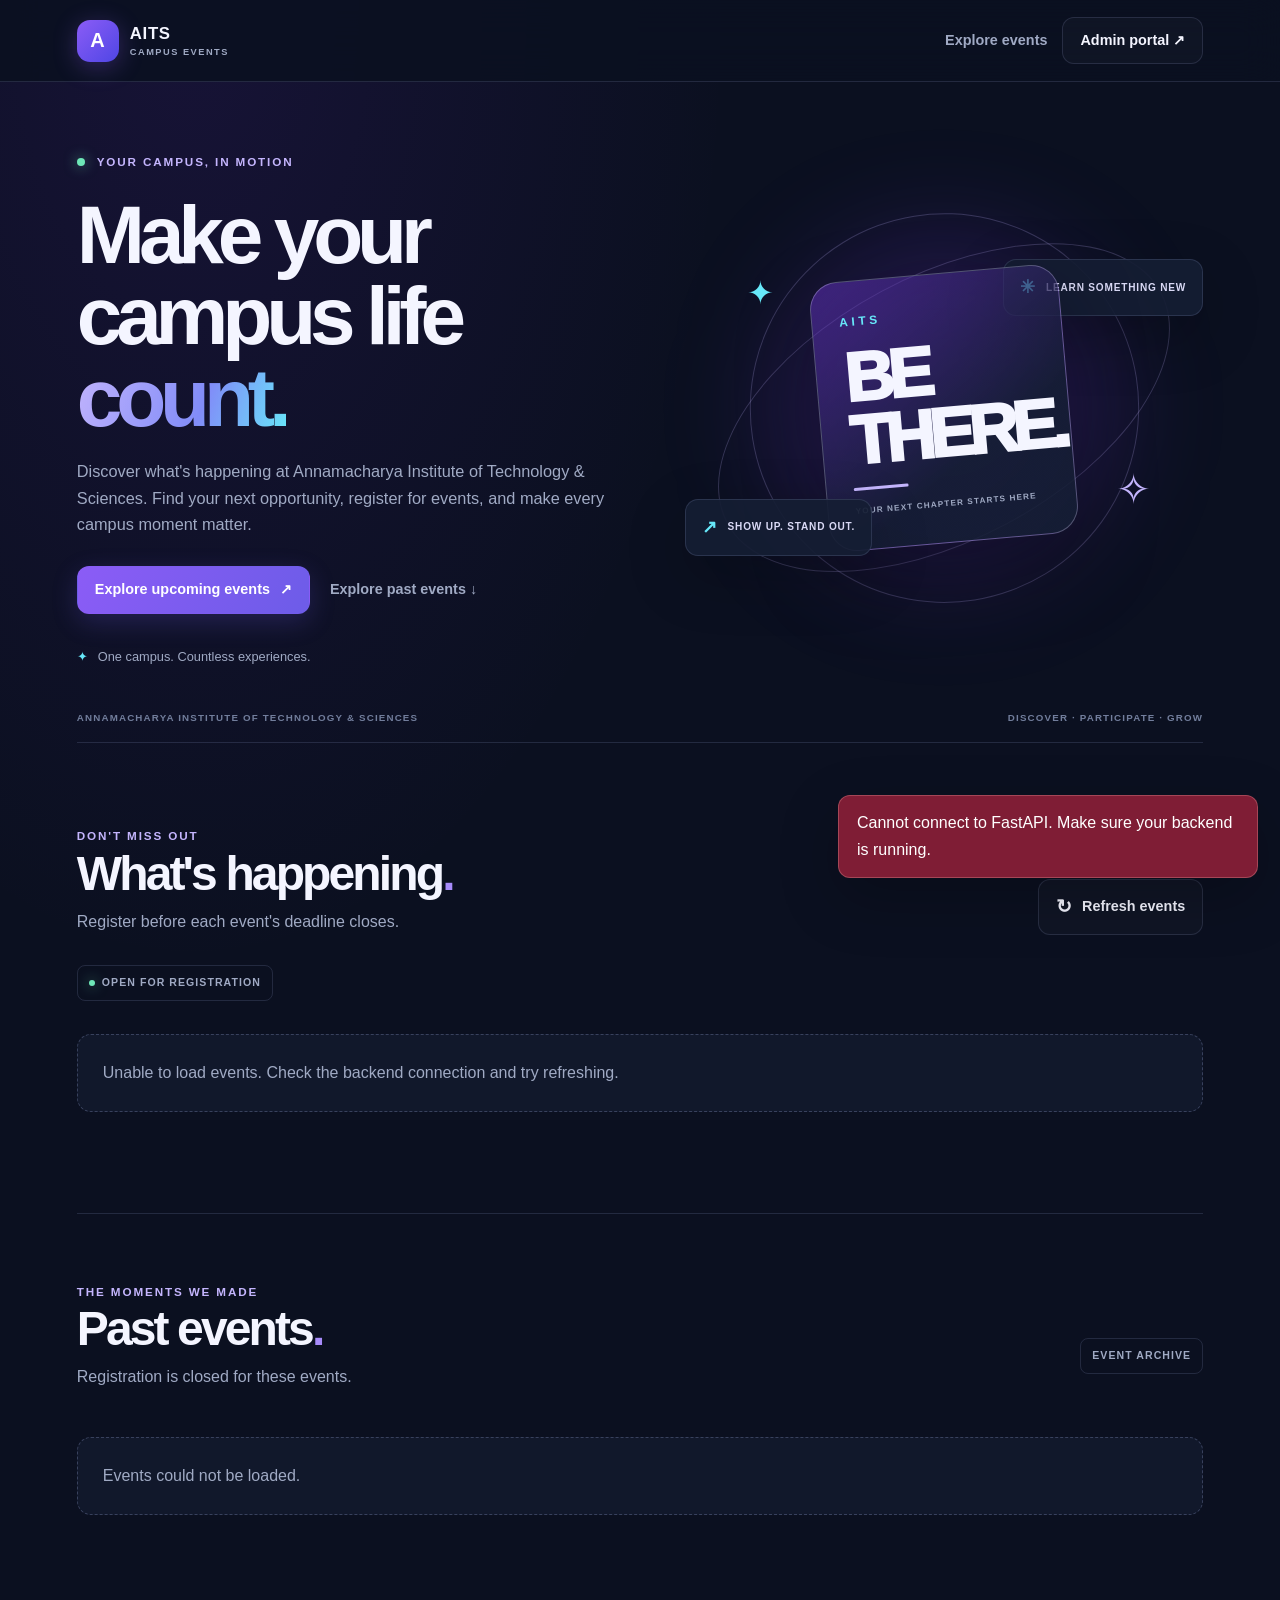
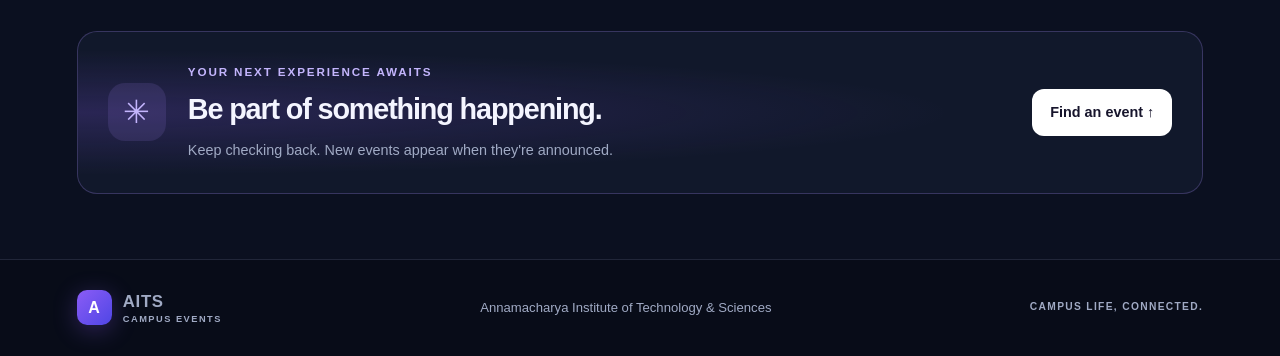
<file: frontend/index.html>
<!DOCTYPE html>
<html lang="en">
<head>
    <meta charset="UTF-8">
    <meta name="viewport" content="width=device-width, initial-scale=1.0">
    <meta name="theme-color" content="#0b1020">
    <title>AITS Campus Events</title>
    <link rel="stylesheet" href="style.css">
    <script src="app.js" defer></script>
</head>
<body>
    <header class="site-header">
        <a class="brand" href="index.html" aria-label="AITS Campus Events home">
            <span class="brand-mark">A</span>
            <span>AITS <small>CAMPUS EVENTS</small></span>
        </a>
        <nav class="header-actions">
            <a class="nav-link" href="#live-events">Explore events</a>
            <a class="button button-outline" href="admin.html">Admin portal ↗</a>
        </nav>
    </header>

    <main>
        <section class="hero">
            <div class="hero-copy">
                <span class="eyebrow"><span class="live-dot"></span> YOUR CAMPUS, IN MOTION</span>
                <h1>Make your<br>campus life <span>count.</span></h1>
                <p class="hero-description">
                    Discover what's happening at Annamacharya Institute of
                    Technology & Sciences. Find your next opportunity, register
                    for events, and make every campus moment matter.
                </p>
                <div class="hero-actions">
                    <a class="button button-primary" href="#live-events">
                        Explore upcoming events <span>↗</span>
                    </a>
                    <a class="text-link" href="#expired-events">Explore past events ↓</a>
                </div>
                <div class="hero-note">
                    <span class="note-icon">✦</span>
                    <span>One campus. Countless experiences.</span>
                </div>
            </div>

            <div class="hero-art" aria-label="Campus events illustration">
                <div class="art-orbit orbit-one"></div>
                <div class="art-orbit orbit-two"></div>
                <div class="art-glow"></div>
                <div class="art-card art-card-top">
                    <span class="art-symbol">✳</span>
                    <span>LEARN SOMETHING NEW</span>
                </div>
                <div class="art-center">
                    <span class="art-center-small">AITS</span>
                    <span class="art-center-title">BE<br>THERE.</span>
                    <span class="art-center-line"></span>
                    <span class="art-center-caption">YOUR NEXT CHAPTER STARTS HERE</span>
                </div>
                <div class="art-card art-card-bottom">
                    <span class="art-mini-icon">↗</span>
                    <span>SHOW UP. STAND OUT.</span>
                </div>
                <span class="floating-star star-one">✦</span>
                <span class="floating-star star-two">✧</span>
            </div>

            <div class="hero-bottom">
                <span>ANNAMACHARYA INSTITUTE OF TECHNOLOGY & SCIENCES</span>
                <span>DISCOVER · PARTICIPATE · GROW</span>
            </div>
        </section>

        <section class="section" id="live-events">
            <div class="section-heading">
                <div>
                    <p class="eyebrow">DON'T MISS OUT</p>
                    <h2>What's happening<span class="heading-period">.</span></h2>
                    <p class="muted">Register before each event's deadline closes.</p>
                </div>
                <button class="button button-outline" id="refresh-events" type="button">
                    <span class="refresh-symbol">↻</span> Refresh events
                </button>
            </div>

            <div class="section-label">
                <span class="section-label-dot"></span>
                OPEN FOR REGISTRATION
            </div>

            <div id="live-events-list" class="event-grid">
                <p class="muted">Loading events...</p>
            </div>
        </section>

        <section class="section expired-section" id="expired-events">
            <div class="section-heading">
                <div>
                    <p class="eyebrow">THE MOMENTS WE MADE</p>
                    <h2>Past events<span class="heading-period">.</span></h2>
                    <p class="muted">Registration is closed for these events.</p>
                </div>
                <span class="archive-label">EVENT ARCHIVE</span>
            </div>

            <div id="expired-events-list" class="event-grid">
                <p class="muted">Loading events...</p>
            </div>
        </section>

        <section class="closing-banner">
            <div class="closing-symbol">✳</div>
            <div>
                <p class="eyebrow">YOUR NEXT EXPERIENCE AWAITS</p>
                <h2>Be part of something happening.</h2>
                <p>Keep checking back. New events appear when they're announced.</p>
            </div>
            <a class="button button-light" href="#live-events">Find an event ↑</a>
        </section>
    </main>

    <footer class="site-footer">
        <a class="brand footer-brand" href="index.html">
            <span class="brand-mark">A</span>
            <span>AITS <small>CAMPUS EVENTS</small></span>
        </a>
        <p>Annamacharya Institute of Technology & Sciences</p>
        <span class="footer-year">CAMPUS LIFE, CONNECTED.</span>
    </footer>

    <div id="toast" class="toast" role="status" aria-live="polite"></div>
</body>
</html>
</file>
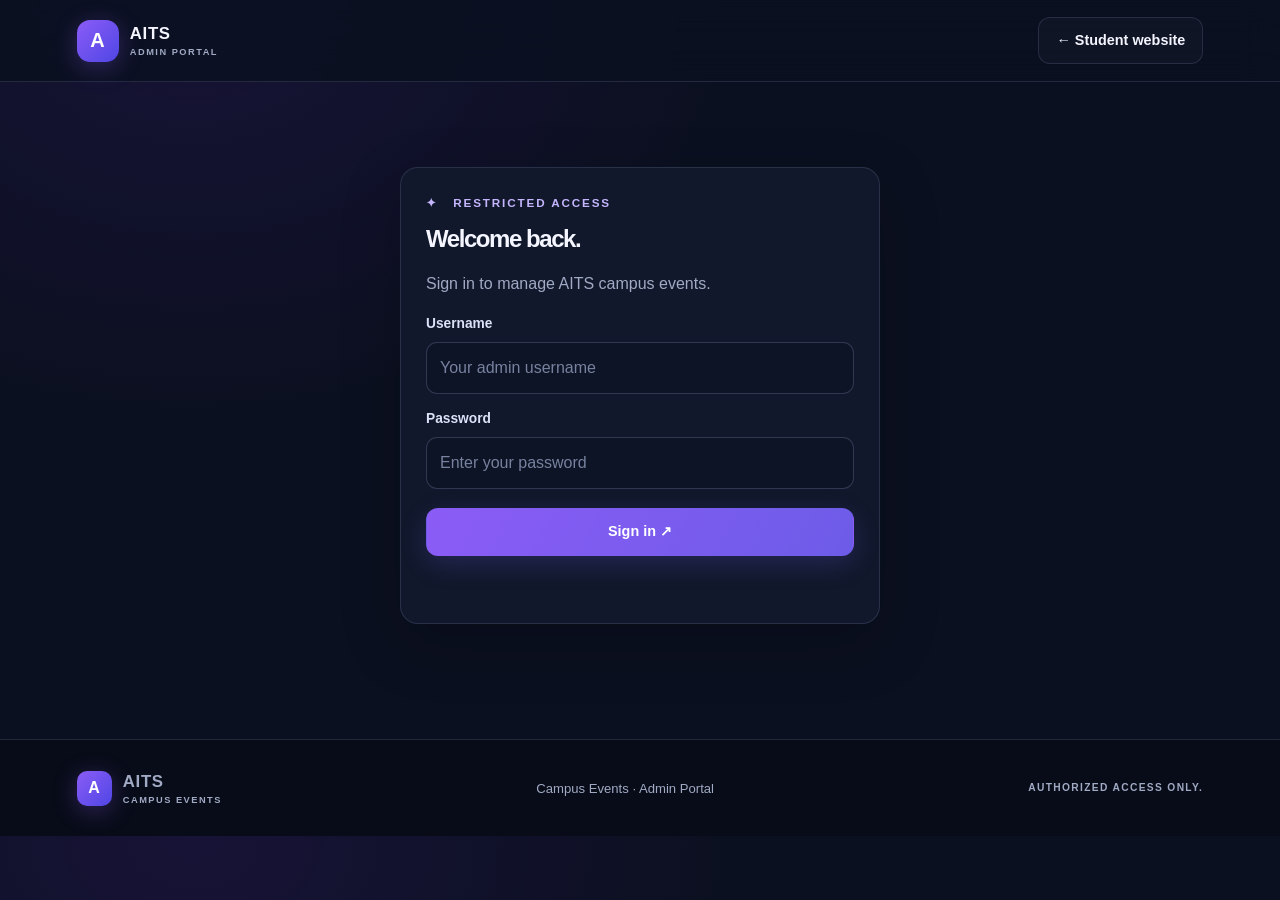
<file: frontend/admin.html>
<!DOCTYPE html>
<html lang="en">
<head>
    <meta charset="UTF-8">
    <meta name="viewport" content="width=device-width, initial-scale=1.0">
    <meta name="theme-color" content="#0b1020">
    <title>AITS Admin Portal</title>
    <link rel="stylesheet" href="style.css">
    <script src="admin.js" defer></script>
</head>
<body>
    <header class="site-header">
        <a class="brand" href="index.html">
            <span class="brand-mark">A</span>
            <span>AITS <small>ADMIN PORTAL</small></span>
        </a>
        <div class="header-actions">
            <a class="button button-outline" href="index.html">← Student website</a>
            <button id="logout-button" class="button button-danger hidden" type="button">
                Log out
            </button>
        </div>
    </header>

    <main class="admin-main">
        <section id="login-section" class="form-card panel" style="max-width: 480px; margin: 35px auto;">
            <p class="eyebrow">✦ &nbsp; RESTRICTED ACCESS</p>
            <h2>Welcome back.</h2>
            <p class="muted">Sign in to manage AITS campus events.</p>

            <form id="login-form" class="form-stack">
                <div>
                    <label for="login-username">Username</label>
                    <input id="login-username" name="username" required
                           autocomplete="username" placeholder="Your admin username">
                </div>
                <div>
                    <label for="login-password">Password</label>
                    <input id="login-password" name="password" type="password"
                           required autocomplete="current-password"
                           placeholder="Enter your password">
                </div>
                <button class="button button-primary" type="submit">Sign in ↗</button>
                <p id="login-message" class="form-message" role="status"></p>
            </form>
        </section>

        <section id="dashboard-section" class="hidden">
            <div class="admin-heading">
                <p class="eyebrow">✦ &nbsp; CONTROL CENTER</p>
                <h1>Your campus,<br>under control<span class="heading-period">.</span></h1>
                <p class="muted">Create events, manage registrations, and keep campus life moving.</p>
            </div>

            <div class="admin-layout">
                <div>
                    <section class="panel">
                        <p class="eyebrow">01 / EVENT SETUP</p>
                        <h2>Create an event</h2>
                        <p class="muted">Add a new campus event and set its registration deadline.</p>

                        <form id="create-event-form" class="form-stack">
                            <div>
                                <label for="event-name">Event name</label>
                                <input id="event-name" maxlength="100" required
                                       placeholder="e.g. Technical Symposium">
                            </div>
                            <div>
                                <label for="event-deadline">Registration deadline</label>
                                <input id="event-deadline" type="datetime-local" required>
                            </div>
                            <button class="button button-primary" type="submit">+ Create event</button>
                            <p id="event-message" class="form-message" role="status"></p>
                        </form>
                    </section>

                    <section class="panel">
                        <p class="eyebrow">02 / TEAM ACCESS</p>
                        <h2>Add an administrator</h2>
                        <p class="muted">
                            Only a logged-in administrator can create another admin account.
                        </p>

                        <form id="create-admin-form" class="form-stack">
                            <div>
                                <label for="new-admin-username">Username</label>
                                <input id="new-admin-username" maxlength="70" required
                                       placeholder="Choose a username">
                            </div>
                            <div>
                                <label for="new-admin-email">Email</label>
                                <input id="new-admin-email" type="email" maxlength="100"
                                       required placeholder="admin@example.com">
                            </div>
                            <div>
                                <label for="new-admin-password">Password</label>
                                <input id="new-admin-password" type="password"
                                       minlength="8" required autocomplete="new-password"
                                       placeholder="At least 8 characters">
                            </div>
                            <button class="button button-primary" type="submit">
                                Create admin account
                            </button>
                            <p id="admin-message" class="form-message" role="status"></p>
                        </form>
                    </section>
                </div>

                <section class="panel">
                    <div class="section-heading">
                        <div>
                            <p class="eyebrow">03 / EVENT MANAGEMENT</p>
                            <h2>All events<span class="heading-period">.</span></h2>
                            <p class="muted">Review deadlines and manage registrations.</p>
                        </div>
                        <button id="refresh-admin-events" class="button button-outline"
                                type="button">↻ Refresh</button>
                    </div>

                    <div id="admin-events-list" class="event-admin-list">
                        <p class="muted">Loading events...</p>
                    </div>
                    <p id="admin-events-message" class="form-message" role="status"></p>
                </section>
            </div>

            <section id="roster-section" class="table-card hidden">
                <p class="eyebrow">REGISTRATION RECORDS</p>
                <h2 id="roster-title">Student registrations</h2>
                <p id="roster-message" class="form-message" role="status"></p>
                <div id="roster-content"></div>
            </section>
        </section>
    </main>

    <footer class="site-footer">
        <a class="brand footer-brand" href="index.html">
            <span class="brand-mark">A</span>
            <span>AITS <small>CAMPUS EVENTS</small></span>
        </a>
        <p>Campus Events · Admin Portal</p>
        <span class="footer-year">AUTHORIZED ACCESS ONLY.</span>
    </footer>

    <div id="toast" class="toast" role="status" aria-live="polite"></div>
</body>
</html>
</file>
<file: frontend/style.css>
:root {
    color-scheme: dark;
    --page: #0b1020;
    --surface: #11182b;
    --surface-raised: #151e34;
    --surface-soft: #1a2440;
    --ink: #f4f5ff;
    --muted: #a0aac4;
    --primary: #a78bfa;
    --primary-bright: #c4b5fd;
    --accent: #67e8f9;
    --border: rgba(184, 196, 255, 0.14);
    --danger: #fca5a5;
    --success: #6ee7b7;
    --shadow: 0 20px 60px rgba(0, 0, 0, 0.22);
}

* {
    box-sizing: border-box;
}

html {
    scroll-behavior: smooth;
    scroll-padding-top: 100px;
}

body {
    margin: 0;
    background:
        radial-gradient(ellipse at 15% 0%, rgba(109, 40, 217, 0.12), transparent 35%),
        var(--page);
    color: var(--ink);
    font-family: Inter, "Segoe UI", Arial, sans-serif;
    line-height: 1.65;
}

a {
    color: inherit;
    text-decoration: none;
}

button,
input,
select,
textarea {
    font: inherit;
}

button,
.button {
    cursor: pointer;
}

button:disabled {
    cursor: not-allowed;
    opacity: 0.55;
}

button:focus-visible,
a:focus-visible,
input:focus-visible,
textarea:focus-visible,
select:focus-visible {
    outline: 3px solid var(--accent);
    outline-offset: 3px;
}

::selection {
    background: #8b5cf6;
    color: white;
}

.site-header {
    min-height: 82px;
    display: flex;
    justify-content: space-between;
    align-items: center;
    gap: 20px;
    padding: 15px max(6%, calc((100% - 1280px) / 2));
    background: rgba(11, 16, 32, 0.88);
    border-bottom: 1px solid var(--border);
    backdrop-filter: blur(18px);
    position: sticky;
    top: 0;
    z-index: 20;
}

.brand {
    display: inline-flex;
    align-items: center;
    gap: 11px;
    font-size: 1.05rem;
    font-weight: 850;
    letter-spacing: 0.04em;
}

.brand small {
    display: block;
    margin-top: -3px;
    color: var(--muted);
    font-size: 0.58rem;
    letter-spacing: 0.16em;
}

.brand-mark {
    display: grid;
    place-items: center;
    width: 42px;
    height: 42px;
    border-radius: 13px;
    background: linear-gradient(135deg, #8b5cf6, #4f46e5);
    color: white;
    font-size: 1.25rem;
    box-shadow: 0 5px 25px rgba(139, 92, 246, 0.3);
}

.header-actions,
.hero-actions {
    display: flex;
    align-items: center;
    flex-wrap: wrap;
    gap: 15px;
}

.nav-link,
.text-link {
    color: var(--muted);
    font-size: 0.9rem;
    font-weight: 650;
    transition: color 0.2s ease;
}

.nav-link:hover,
.text-link:hover {
    color: var(--primary-bright);
}

.button {
    display: inline-flex;
    justify-content: center;
    align-items: center;
    gap: 10px;
    border: 1px solid transparent;
    border-radius: 12px;
    padding: 11px 17px;
    font-weight: 750;
    font-size: 0.9rem;
    transition: transform 0.2s ease, background 0.2s ease, border-color 0.2s ease;
}

.button:hover:not(:disabled) {
    transform: translateY(-2px);
}

.button-primary {
    background: linear-gradient(120deg, #8b5cf6, #6d5ce8);
    color: white;
    box-shadow: 0 8px 26px rgba(109, 92, 232, 0.22);
}

.button-primary:hover:not(:disabled) {
    background: linear-gradient(120deg, #9b73ff, #8172f3);
}

.button-outline {
    background: rgba(255, 255, 255, 0.025);
    color: var(--ink);
    border-color: var(--border);
}

.button-outline:hover:not(:disabled) {
    border-color: rgba(167, 139, 250, 0.65);
    background: rgba(167, 139, 250, 0.08);
}

.button-danger {
    color: var(--danger);
    background: rgba(248, 113, 113, 0.06);
    border-color: rgba(248, 113, 113, 0.25);
}

.button-light {
    background: #fff;
    color: #17152c;
}

main {
    max-width: 1280px;
    width: 88%;
    margin: auto;
}

/* Student hero */

.hero {
    position: relative;
    min-height: 540px;
    display: grid;
    grid-template-columns: 1.05fr 0.95fr;
    align-items: center;
    gap: 35px;
    padding: 66px 0 75px;
    border-bottom: 1px solid var(--border);
}

.hero-copy {
    position: relative;
    z-index: 2;
}

.eyebrow {
    color: var(--primary-bright);
    font-size: 0.73rem;
    font-weight: 850;
    letter-spacing: 0.16em;
    margin: 0 0 13px;
}

.live-dot,
.section-label-dot {
    display: inline-block;
    width: 8px;
    height: 8px;
    border-radius: 50%;
    background: var(--success);
    box-shadow: 0 0 13px rgba(110, 231, 183, 0.65);
    margin-right: 7px;
}

.hero h1 {
    font-size: clamp(3.4rem, 6.4vw, 6.3rem);
    letter-spacing: -0.075em;
    line-height: 0.99;
    margin: 20px 0;
}

.hero h1 span {
    color: var(--primary-bright);
    background: linear-gradient(110deg, #c4b5fd, #818cf8 60%, #67e8f9);
    -webkit-background-clip: text;
    background-clip: text;
    -webkit-text-fill-color: transparent;
}

.hero-description {
    max-width: 560px;
    color: var(--muted);
    font-size: 1.02rem;
    margin: 0 0 28px;
}

.hero-actions {
    gap: 20px;
}

.hero-note {
    display: flex;
    align-items: center;
    gap: 10px;
    color: var(--muted);
    font-size: 0.8rem;
    margin-top: 32px;
}

.note-icon {
    color: var(--accent);
}

.hero-art {
    min-height: 390px;
    position: relative;
    display: grid;
    place-items: center;
    isolation: isolate;
}

.art-glow {
    position: absolute;
    width: 65%;
    aspect-ratio: 1;
    border-radius: 50%;
    background: rgba(124, 58, 237, 0.22);
    filter: blur(55px);
    z-index: -1;
}

.art-orbit {
    position: absolute;
    border: 1px solid rgba(196, 181, 253, 0.22);
    border-radius: 50%;
    transform: rotate(-28deg);
}

.orbit-one {
    width: 95%;
    height: 68%;
}

.orbit-two {
    width: 75%;
    height: 100%;
    transform: rotate(36deg);
}

.art-center {
    width: 250px;
    height: 270px;
    display: flex;
    flex-direction: column;
    align-items: flex-start;
    justify-content: center;
    padding: 27px;
    border: 1px solid rgba(221, 214, 254, 0.3);
    border-radius: 28px;
    background: linear-gradient(145deg, rgba(124, 58, 237, 0.4), rgba(21, 30, 52, 0.88) 65%);
    box-shadow: 0 30px 80px rgba(0, 0, 0, 0.3);
    transform: rotate(-5deg);
}

.art-center-small {
    color: var(--accent);
    font-size: 0.75rem;
    font-weight: 800;
    letter-spacing: 0.3em;
}

.art-center-title {
    font-size: 4.3rem;
    font-weight: 950;
    letter-spacing: -0.09em;
    line-height: 0.91;
    margin: 15px 0;
}

.art-center-line {
    width: 55px;
    height: 3px;
    border-radius: 5px;
    background: var(--primary-bright);
    margin-bottom: 14px;
}

.art-center-caption {
    font-size: 0.51rem;
    font-weight: 800;
    letter-spacing: 0.14em;
    color: var(--muted);
}

.art-card {
    position: absolute;
    display: flex;
    align-items: center;
    gap: 10px;
    padding: 13px 16px;
    border: 1px solid var(--border);
    border-radius: 13px;
    background: rgba(21, 30, 52, 0.92);
    color: #d9d9f5;
    box-shadow: var(--shadow);
    font-size: 0.63rem;
    font-weight: 800;
    letter-spacing: 0.08em;
}

.art-card-top {
    top: 12%;
    right: 0;
}

.art-card-bottom {
    bottom: 12%;
    left: 0;
}

.art-symbol,
.art-mini-icon {
    color: var(--accent);
    font-size: 1.1rem;
}

.floating-star {
    position: absolute;
    color: var(--accent);
}

.star-one {
    top: 14%;
    left: 12%;
    font-size: 2rem;
}

.star-two {
    bottom: 20%;
    right: 10%;
    font-size: 2.6rem;
    color: var(--primary-bright);
}

.hero-bottom {
    position: absolute;
    bottom: 16px;
    left: 0;
    right: 0;
    display: flex;
    justify-content: space-between;
    gap: 20px;
    color: #727e9c;
    font-size: 0.61rem;
    font-weight: 800;
    letter-spacing: 0.12em;
}

/* Event sections */

.section {
    padding: 75px 0 35px;
    scroll-margin-top: 95px;
}

.section-heading {
    display: flex;
    justify-content: space-between;
    align-items: flex-end;
    gap: 20px;
    margin-bottom: 30px;
}

.section-heading h2,
.panel h2 {
    font-size: clamp(1.9rem, 3.8vw, 3rem);
    letter-spacing: -0.06em;
    line-height: 1.15;
    margin: 0;
}

.heading-period {
    color: var(--primary);
}

.section-heading p {
    margin: 8px 0 0;
}

.muted {
    color: var(--muted);
}

.refresh-symbol {
    font-size: 1.2rem;
}

.section-label,
.archive-label {
    display: inline-flex;
    align-items: center;
    border: 1px solid var(--border);
    border-radius: 8px;
    padding: 8px 11px;
    color: var(--muted);
    font-size: 0.66rem;
    font-weight: 800;
    letter-spacing: 0.1em;
    margin-bottom: 17px;
}

.section-label-dot {
    width: 6px;
    height: 6px;
}

.event-grid {
    display: grid;
    grid-template-columns: repeat(auto-fit, minmax(min(100%, 290px), 1fr));
    gap: 20px;
}

.event-card,
.panel,
.form-card,
.table-card {
    background: var(--surface);
    border: 1px solid var(--border);
    border-radius: 18px;
    box-shadow: var(--shadow);
}

.event-card {
    overflow: hidden;
    display: flex;
    flex-direction: column;
    min-width: 0;
    transition: transform 0.22s ease, border-color 0.22s ease;
}

.event-card:hover {
    transform: translateY(-5px);
    border-color: rgba(167, 139, 250, 0.45);
}

.event-banner {
    min-height: 150px;
    padding: 22px;
    display: flex;
    align-items: flex-end;
    background:
        radial-gradient(circle at 85% 15%, rgba(103, 232, 249, 0.3), transparent 35%),
        linear-gradient(135deg, #38266e, #5b4acb 55%, #243b75);
    color: white;
    position: relative;
    overflow: hidden;
}

.event-banner::after {
    content: "✳";
    position: absolute;
    right: 17px;
    top: -35px;
    font-size: 9rem;
    line-height: 1;
    color: rgba(255, 255, 255, 0.09);
}

.event-card:nth-child(3n + 2) .event-banner {
    background:
        radial-gradient(circle at 85% 15%, rgba(196, 181, 253, 0.3), transparent 35%),
        linear-gradient(135deg, #174d69, #2563a6, #39377e);
}

.event-card:nth-child(3n) .event-banner {
    background:
        radial-gradient(circle at 85% 15%, rgba(251, 191, 36, 0.23), transparent 35%),
        linear-gradient(135deg, #70395d, #873f8d, #44337d);
}

.event-banner span {
    position: relative;
    z-index: 1;
    font-size: 0.7rem;
    font-weight: 850;
    letter-spacing: 0.12em;
    text-transform: uppercase;
}

.event-content {
    padding: 22px;
    display: flex;
    flex-direction: column;
    flex: 1;
    min-width: 0;
}

.event-content h3 {
    font-size: 1.35rem;
    line-height: 1.3;
    letter-spacing: -0.035em;
    margin: 0 0 10px;
    overflow-wrap: anywhere;
}

.event-deadline {
    color: var(--muted);
    font-size: 0.86rem;
    margin: 0 0 20px;
}

.event-content form {
    margin-top: auto;
}

.form-stack {
    display: grid;
    gap: 14px;
}

label {
    display: block;
    font-size: 0.86rem;
    font-weight: 700;
    margin-bottom: 6px;
    color: #dce2f7;
}

input,
textarea,
select {
    width: 100%;
    border: 1px solid rgba(184, 196, 255, 0.2);
    border-radius: 11px;
    padding: 12px 13px;
    background: #0d1426;
    color: var(--ink);
    transition: border-color 0.2s ease, box-shadow 0.2s ease;
}

input::placeholder,
textarea::placeholder {
    color: #77829f;
}

input:focus,
textarea:focus,
select:focus {
    outline: none;
    border-color: var(--primary);
    box-shadow: 0 0 0 3px rgba(167, 139, 250, 0.13);
}

form .button {
    width: 100%;
    margin-top: 5px;
}

.status {
    display: inline-block;
    width: fit-content;
    border-radius: 30px;
    padding: 5px 10px;
    font-size: 0.7rem;
    font-weight: 850;
    margin-bottom: 13px;
}

.status-live {
    color: #a7f3d0;
    background: rgba(16, 185, 129, 0.12);
    border: 1px solid rgba(110, 231, 183, 0.2);
}

.status-expired {
    color: #b9c1d4;
    background: rgba(148, 163, 184, 0.1);
    border: 1px solid rgba(148, 163, 184, 0.18);
}

.expired-section {
    border-top: 1px solid var(--border);
    margin-top: 50px;
    padding-top: 60px;
}

.expired-card {
    opacity: 0.78;
}

.expired-card .event-banner {
    background: linear-gradient(130deg, #333b51, #59647c);
}

.empty-state {
    background: var(--surface);
    border: 1px dashed rgba(184, 196, 255, 0.24);
    padding: 25px;
    border-radius: 14px;
    color: var(--muted);
    grid-column: 1 / -1;
}

/* Bottom call-to-action */

.closing-banner {
    display: flex;
    align-items: center;
    gap: 22px;
    padding: 30px;
    margin: 65px 0;
    border: 1px solid rgba(167, 139, 250, 0.25);
    border-radius: 20px;
    background:
        radial-gradient(ellipse at 0% 50%, rgba(139, 92, 246, 0.2), transparent 55%),
        var(--surface);
}

.closing-symbol {
    display: grid;
    place-items: center;
    flex: 0 0 58px;
    height: 58px;
    border-radius: 17px;
    background: rgba(167, 139, 250, 0.13);
    color: var(--primary-bright);
    font-size: 2rem;
}

.closing-banner > div:nth-child(2) {
    flex: 1;
}

.closing-banner .eyebrow {
    margin-bottom: 5px;
}

.closing-banner h2 {
    margin: 0;
    font-size: clamp(1.25rem, 3vw, 1.8rem);
    letter-spacing: -0.04em;
}

.closing-banner p:last-child {
    color: var(--muted);
    margin: 5px 0 0;
    font-size: 0.9rem;
}

/* Footer and toast */

.site-footer {
    display: flex;
    align-items: center;
    justify-content: space-between;
    flex-wrap: wrap;
    gap: 20px;
    padding: 28px 6%;
    background: #080c18;
    border-top: 1px solid var(--border);
    color: var(--muted);
    font-size: 0.82rem;
}

.site-footer p {
    margin: 0;
}

.footer-year {
    font-size: 0.64rem;
    font-weight: 800;
    letter-spacing: 0.13em;
}

.footer-brand .brand-mark {
    width: 35px;
    height: 35px;
    border-radius: 10px;
    font-size: 1rem;
}

.toast {
    position: fixed;
    bottom: 22px;
    right: 22px;
    max-width: min(420px, calc(100vw - 44px));
    padding: 14px 18px;
    background: #202b46;
    color: white;
    border: 1px solid var(--border);
    border-radius: 12px;
    box-shadow: var(--shadow);
    opacity: 0;
    pointer-events: none;
    transform: translateY(10px);
    transition: 0.2s ease;
    z-index: 100;
}

.toast.show {
    opacity: 1;
    transform: translateY(0);
}

.toast.error {
    background: #7f1d35;
    border-color: rgba(252, 165, 165, 0.3);
}

/* Admin portal */

.admin-main {
    padding: 50px 0 80px;
}

.admin-heading {
    margin-bottom: 32px;
}

.admin-heading h1 {
    font-size: clamp(2.4rem, 5vw, 4rem);
    letter-spacing: -0.07em;
    line-height: 1.1;
    margin: 0;
}

.admin-heading > p:last-child {
    margin-top: 10px;
}

.admin-layout {
    display: grid;
    grid-template-columns: minmax(270px, 0.8fr) minmax(0, 1.4fr);
    gap: 22px;
    align-items: start;
}

.panel {
    padding: 25px;
    min-width: 0;
}

.panel h2 {
    font-size: 1.5rem;
    margin-bottom: 18px;
}

.panel + .panel {
    margin-top: 22px;
}

.form-message {
    color: var(--muted);
    font-size: 0.88rem;
    overflow-wrap: anywhere;
}

.form-message.error {
    color: var(--danger);
}

.form-message.success {
    color: var(--success);
}

.admin-event-list {
    display: grid;
    gap: 12px;
}

.admin-event {
    border: 1px solid var(--border);
    border-radius: 13px;
    padding: 17px;
    background: rgba(255, 255, 255, 0.015);
}

.admin-event h3 {
    margin: 0 0 5px;
    overflow-wrap: anywhere;
}

.admin-event p {
    color: var(--muted);
    font-size: 0.85rem;
    margin: 5px 0 13px;
}

.admin-event-actions {
    display: flex;
    flex-wrap: wrap;
    gap: 8px;
}

.admin-event-actions .button {
    font-size: 0.8rem;
    padding: 8px 11px;
}

.table-card {
    margin-top: 22px;
    padding: 22px;
    overflow-x: auto;
}

.table-card h2 {
    margin-top: 0;
}

table {
    width: 100%;
    border-collapse: collapse;
    text-align: left;
    font-size: 0.9rem;
}

th,
td {
    border-bottom: 1px solid var(--border);
    padding: 13px 11px;
    vertical-align: top;
}

th {
    color: var(--muted);
    font-size: 0.73rem;
    text-transform: uppercase;
    letter-spacing: 0.07em;
}

.hidden {
    display: none !important;
}

/* Responsive layouts */

@media (max-width: 900px) {
    main {
        width: 90%;
    }

    .hero {
        grid-template-columns: 1fr 0.85fr;
        gap: 10px;
    }

    .hero h1 {
        font-size: clamp(3rem, 7vw, 5rem);
    }

    .art-center {
        width: 210px;
        height: 235px;
    }

    .art-center-title {
        font-size: 3.6rem;
    }

    .admin-layout {
        grid-template-columns: 1fr;
    }
}

@media (max-width: 650px) {
    .site-header {
        min-height: 70px;
        padding: 12px 5%;
    }

    .brand {
        font-size: 0.94rem;
    }

    .brand-mark {
        width: 37px;
        height: 37px;
    }

    .header-actions {
        gap: 9px;
    }

    .header-actions .nav-link {
        display: none;
    }

    .header-actions .button {
        padding: 9px 11px;
        font-size: 0.78rem;
    }

    main {
        width: 90%;
    }

    .hero {
        grid-template-columns: 1fr;
        padding: 60px 0 64px;
        gap: 10px;
    }

    .hero h1 {
        font-size: clamp(3.3rem, 13vw, 5rem);
    }

    .hero-description {
        font-size: 0.95rem;
    }

    .hero-art {
        min-height: 340px;
        margin: 0 -10px;
    }

    .art-center {
        width: 210px;
        height: 235px;
    }

    .art-card-top {
        right: 0;
        top: 6%;
    }

    .art-card-bottom {
        left: 0;
        bottom: 7%;
    }

    .hero-bottom {
        font-size: 0.51rem;
        letter-spacing: 0.06em;
    }

    .hero-bottom span:last-child {
        text-align: right;
    }

    .section {
        padding-top: 55px;
    }

    .section-heading {
        align-items: flex-start;
        flex-direction: column;
    }

    .section-heading h2 {
        font-size: 2.2rem;
    }

    .event-grid {
        grid-template-columns: 1fr;
    }

    .closing-banner {
        align-items: flex-start;
        flex-direction: column;
        padding: 23px;
        margin: 45px 0;
    }

    .site-footer {
        align-items: flex-start;
        flex-direction: column;
        padding: 28px 5%;
    }

    .admin-main {
        padding-top: 35px;
    }

    .panel {
        padding: 19px;
    }

    .toast {
        bottom: 12px;
        right: 12px;
        max-width: calc(100vw - 24px);
    }
}

@media (prefers-reduced-motion: reduce) {
    *,
    *::before,
    *::after {
        scroll-behavior: auto !important;
        transition-duration: 0.01ms !important;
        animation-duration: 0.01ms !important;
    }
}
</file>
